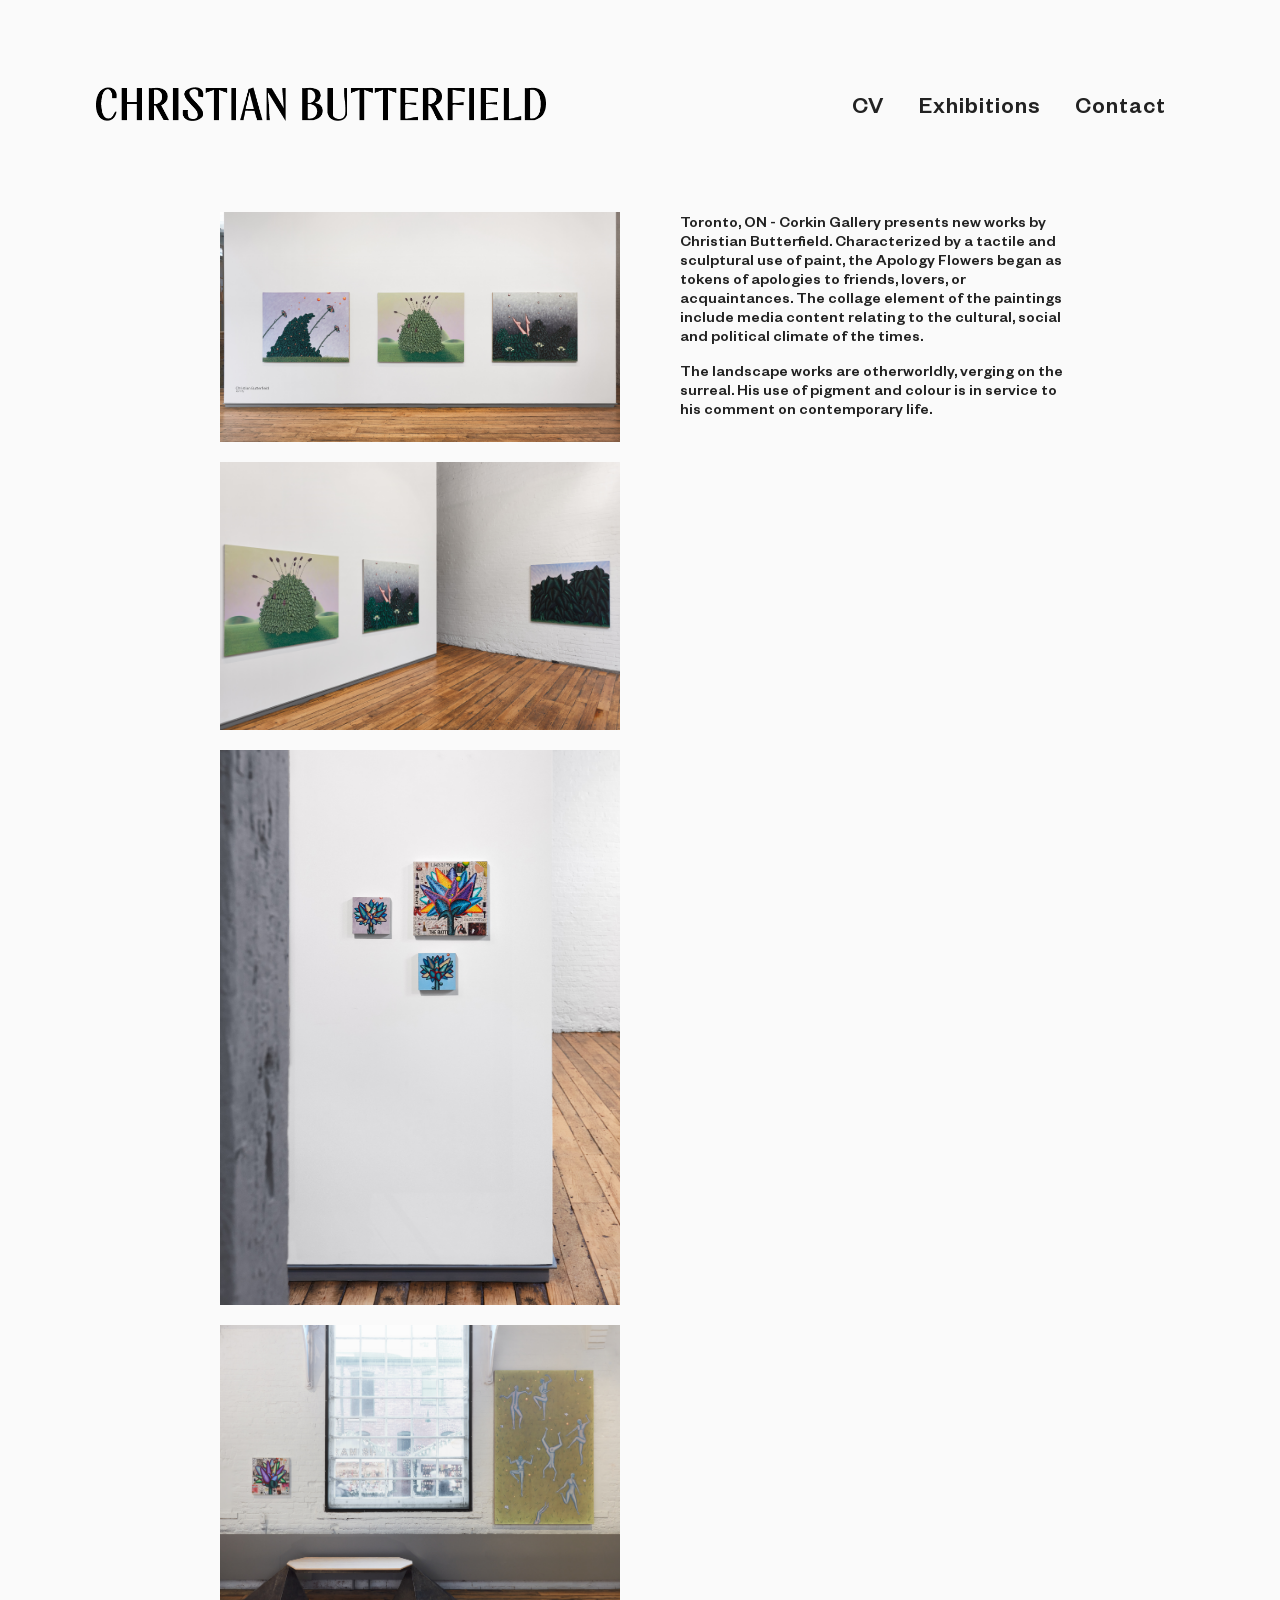
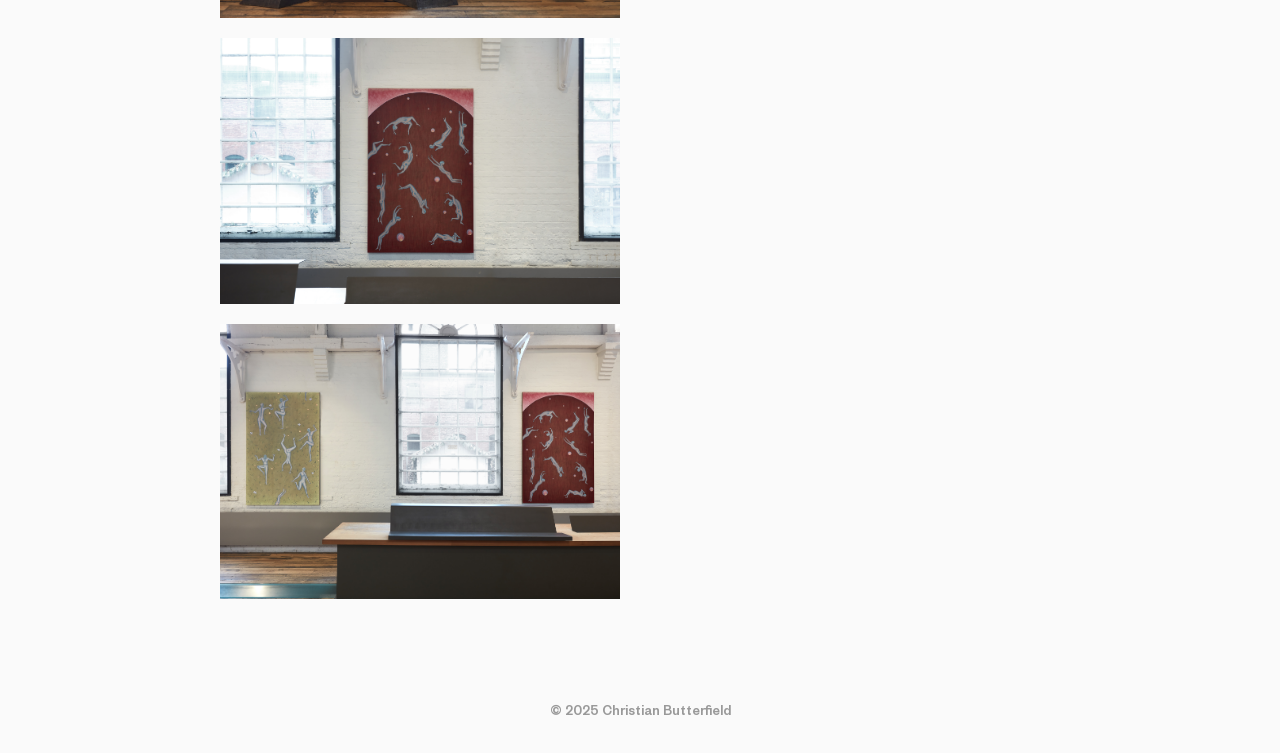
<file: apricity-2024.html>
<!DOCTYPE html>
<html lang="en">
<head>
  <meta charset="UTF-8">
  <meta name="viewport" content="width=device-width,initial-scale=1.0">
  <title>Apricity - 2024</title>
  <!-- Founders Grotesk font loaded locally -->
  <link rel="stylesheet" href="style.css">
</head>
<body>
  <header></header>
  <main>
    <section id="gallery" class="exhibition-layout">
      <div class="exhibition-gallery">
        <div class="gallery-item">
          <img src="images/Apricity-2024-01.jpg" alt="Apricity 2024 01" draggable="false">
        </div>
        <div class="gallery-item">
          <img src="images/Apricity-2024-02.jpg" alt="Apricity 2024 02" draggable="false">
        </div>
        <div class="gallery-item">
          <img src="images/Apricity-2024-06.jpg" alt="Apricity 2024 06" draggable="false">
        </div>
        <div class="gallery-item">
          <img src="images/Apricity-2024-05.jpg" alt="Apricity 2024 05" draggable="false">
        </div>
        <div class="gallery-item">
          <img src="images/Apricity-2024-03.jpg" alt="Apricity 2024 03" draggable="false">
        </div>
        <div class="gallery-item">
          <img src="images/Apricity-2024-04.jpg" alt="Apricity 2024 04" draggable="false">
        </div>
      </div>
      <div class="exhibition-text">
        <p>Toronto, ON - Corkin Gallery presents new works by Christian Butterfield. Characterized by a tactile and sculptural use of paint, the Apology Flowers began as tokens of apologies to friends, lovers, or acquaintances. The collage element of the paintings include media content relating to the cultural, social and political climate of the times.</p>
        <p>The landscape works are otherworldly, verging on the surreal. His use of pigment and colour is in service to his comment on contemporary life.</p>
      </div>
    </section>
  </main>
  <footer>
    <p>&copy; 2025 Christian Butterfield</p>
  </footer>
  <script src="header.js"></script>
  <script>
    document.addEventListener('contextmenu', function (event) {
      event.preventDefault();
    });
  </script>
</body>
</html>
</file>
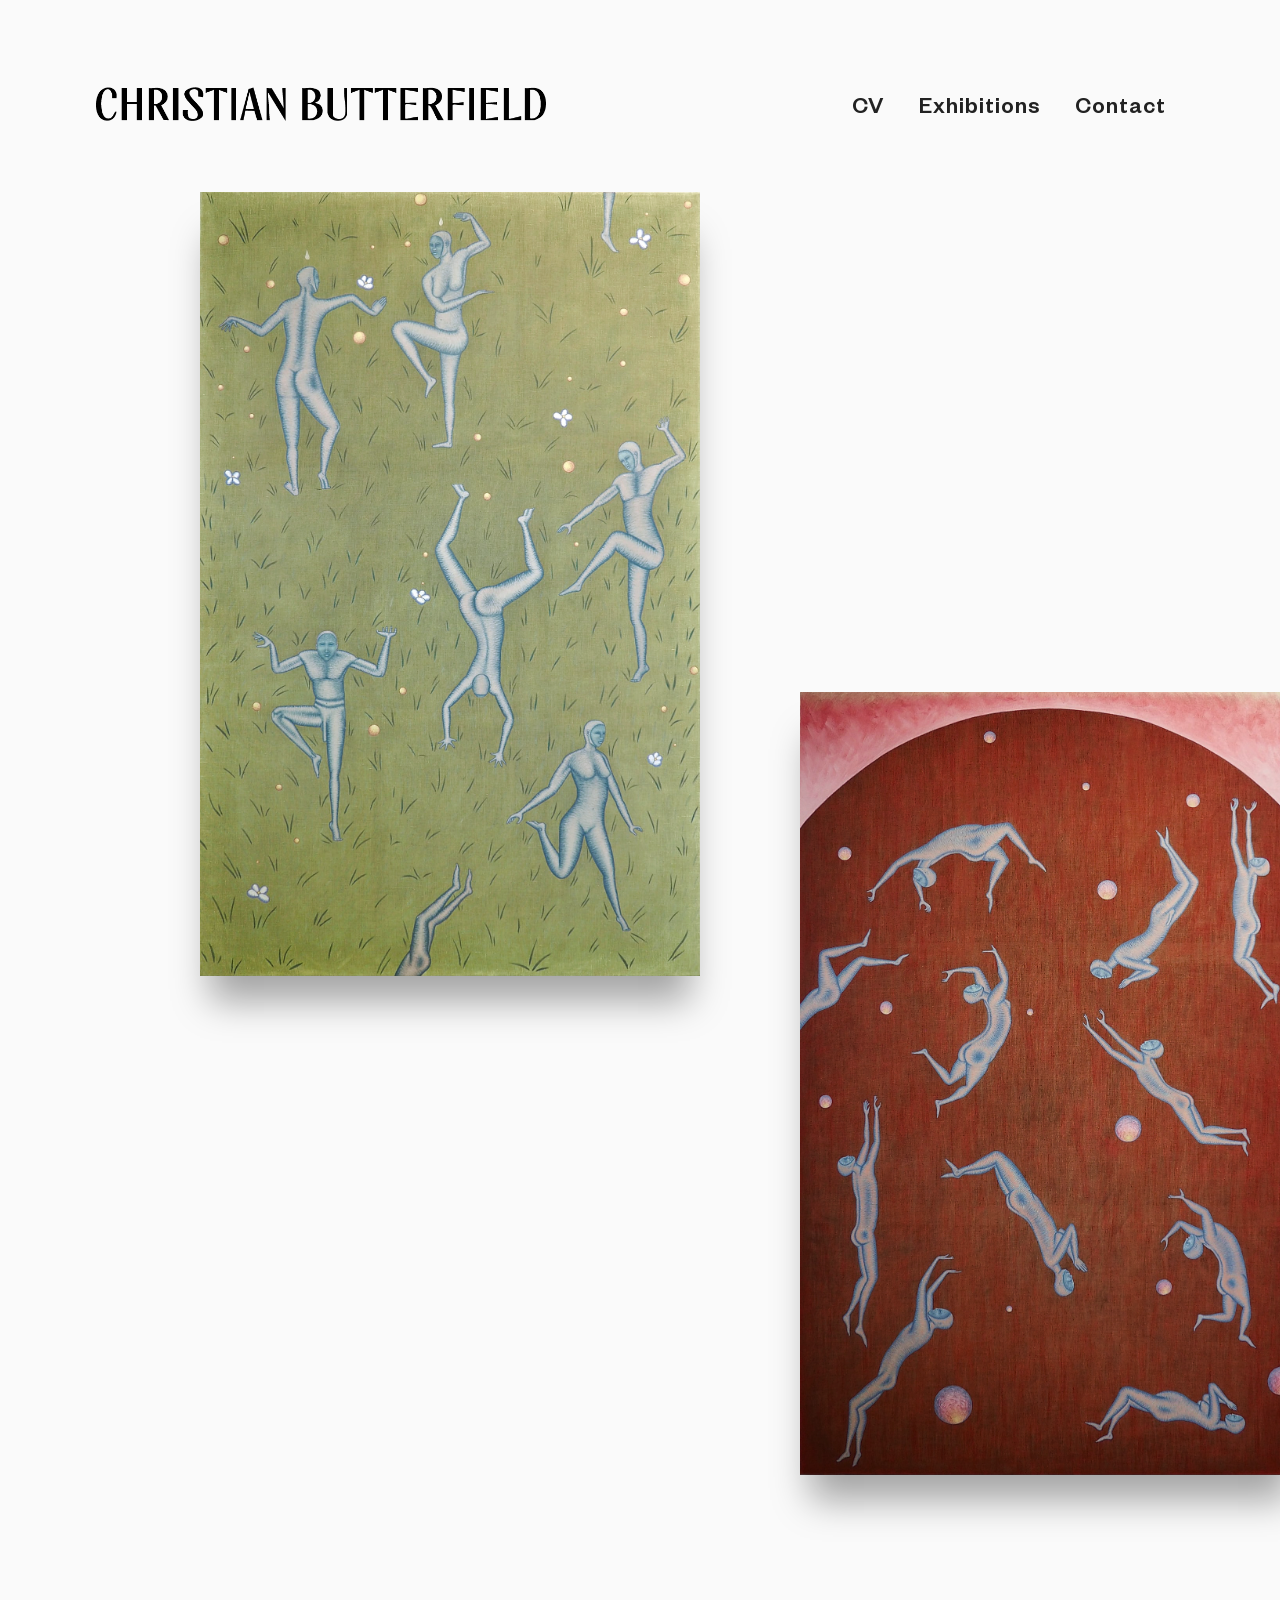
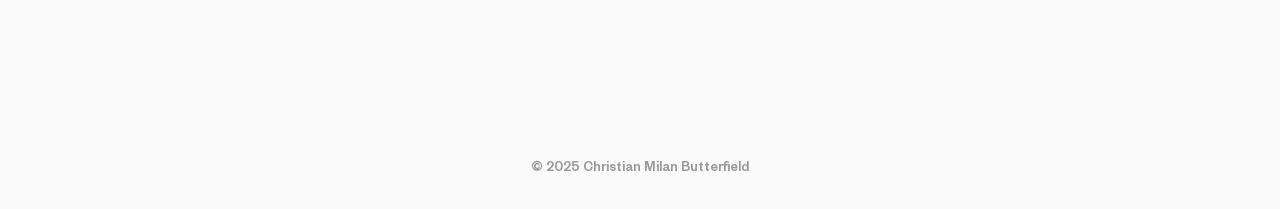
<file: apricity.html>
<!DOCTYPE html>
<html lang="en">
<head>
  <meta charset="UTF-8">
  <meta name="viewport" content="width=device-width,initial-scale=1.0">
  <title>2024 - Apricity - Christian Milan Butterfield</title>
  <!-- SofiaPro font loaded locally -->
  <link rel="stylesheet" href="style.css">
</head>
<body>
  <header></header>
  <main>
    <section id="gallery">
      <div class="freeform-gallery" id="freeform-gallery">
        <div class="gallery-item" data-left="0" data-top="0" data-caption="In The Garden (2024).png">
          <img src="images/In The Garden (2024).png" alt="In The Garden" draggable="false" style="width:500px; height:auto;">
          <span class="caption">In The Garden, 2024<br>00in x 00in</span>
        </div>
        <div class="gallery-item" data-left="600" data-top="500" data-caption="Lukewarm (2024).png">
          <img src="images/Lukewarm (2024).png" alt="Lukewarm" draggable="false" style="width:500px; height:auto;">
          <span class="caption">Lukewarm, 2024<br>00in x 00in</span>
        </div>
      </div>
    </section>
  </main>
  <footer>
    <p>&copy; 2025 Christian Milan Butterfield</p>
  </footer>
  <script src="header.js"></script>
  <script src="drag-images.js"></script>
  <script>
    document.addEventListener('contextmenu', function (event) {
      event.preventDefault();
    });
  </script>
</body>
</html>
</file>
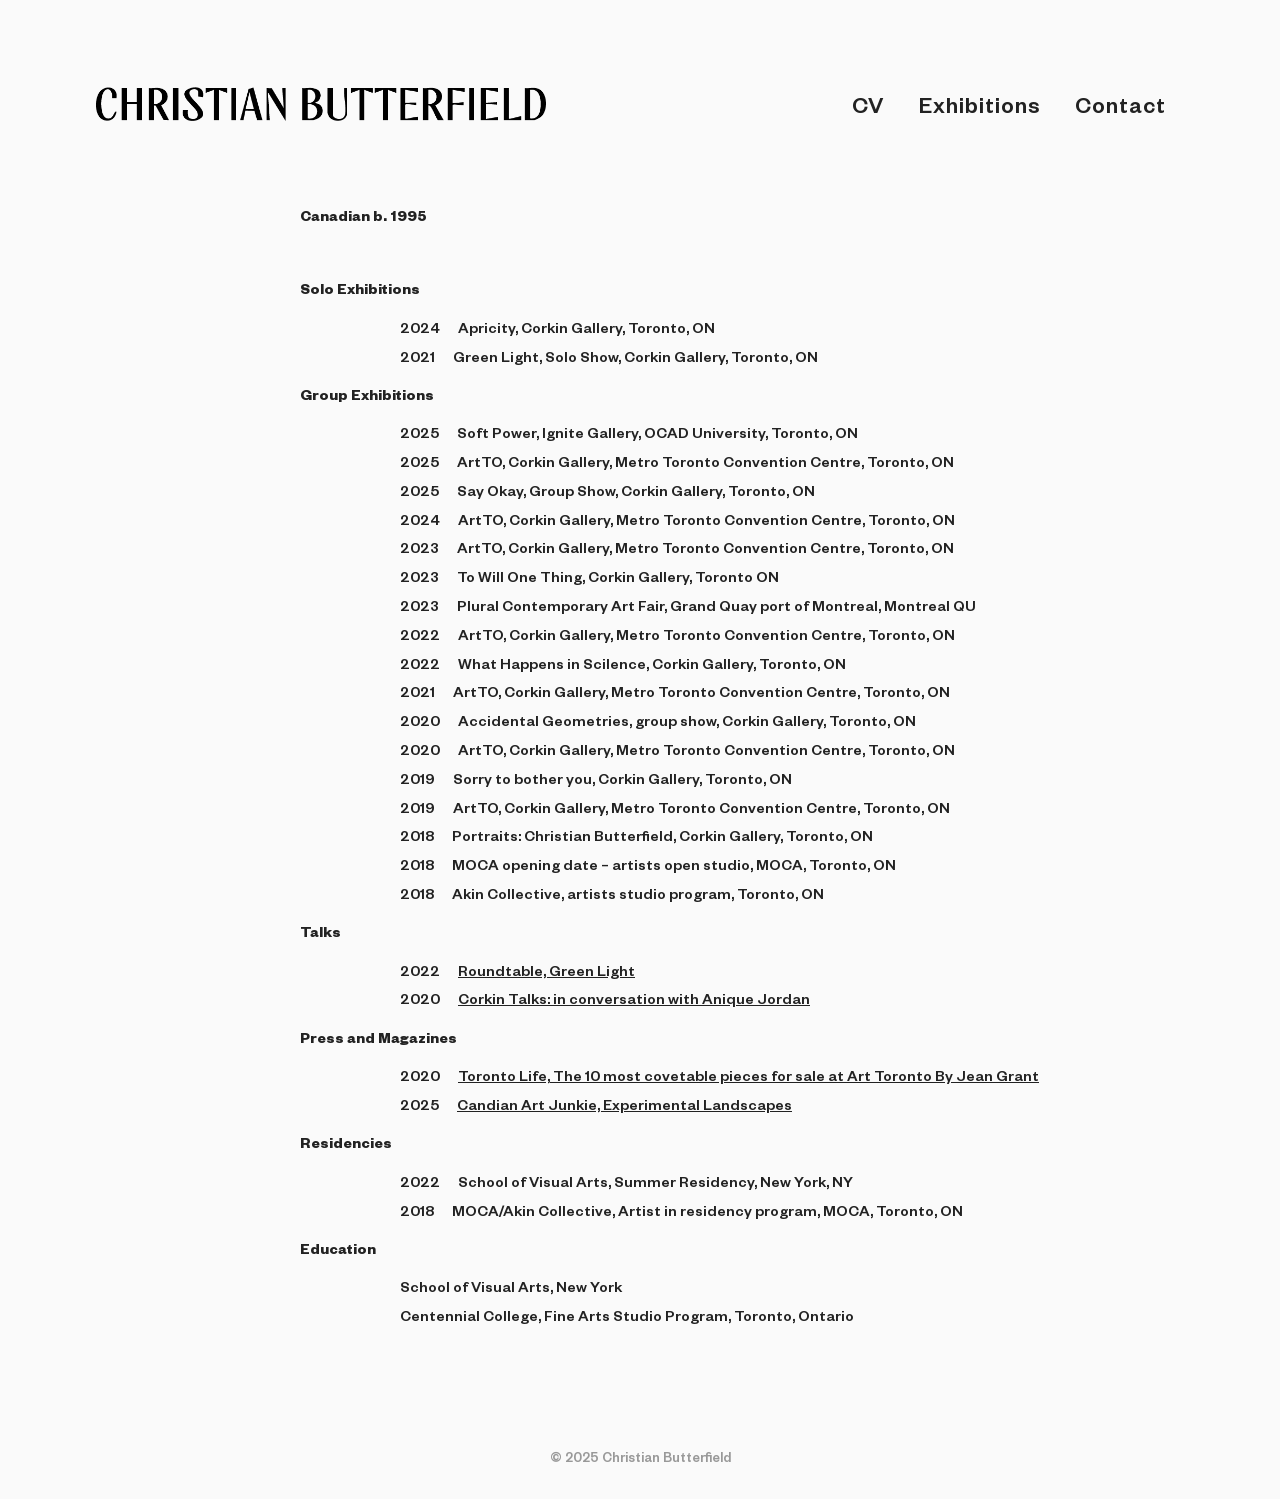
<file: cv.html>
<!DOCTYPE html>
<html lang="en">
<head>
  <meta charset="UTF-8">
  <meta name="viewport" content="width=device-width,initial-scale=1.0">
  <title>CV - Christian Butterfield</title>
  <!-- Founders Grotesk font loaded locally -->
  <link rel="stylesheet" href="style.css">
</head>
<body>
  <header></header>
  <main>
    <section id="cv" style="text-align: left;">
      <h3>Canadian b. 1995</h3>
      <br>
      <h3>Solo Exhibitions</h3>

      <ul>
        <li>2024 &nbsp;&nbsp;&nbsp;&nbsp; Apricity, Corkin Gallery, Toronto, ON</li>
        <li>2021 &nbsp;&nbsp;&nbsp;&nbsp; Green Light, Solo Show, Corkin Gallery, Toronto, ON</li>
      </ul>
      
      <h3>Group Exhibitions</h3>
      
      <ul>
        <li>2025 &nbsp;&nbsp;&nbsp;&nbsp; Soft Power, Ignite Gallery, OCAD University, Toronto, ON</li>
        <li>2025 &nbsp;&nbsp;&nbsp;&nbsp; ArtTO, Corkin Gallery, Metro Toronto Convention Centre, Toronto, ON</li>
        <li>2025 &nbsp;&nbsp;&nbsp;&nbsp; Say Okay, Group Show, Corkin Gallery, Toronto, ON</li>
        <li>2024 &nbsp;&nbsp;&nbsp;&nbsp; ArtTO, Corkin Gallery, Metro Toronto Convention Centre, Toronto, ON</li>
        <li>2023 &nbsp;&nbsp;&nbsp;&nbsp; ArtTO, Corkin Gallery, Metro Toronto Convention Centre, Toronto, ON</li>
        <li>2023 &nbsp;&nbsp;&nbsp;&nbsp; To Will One Thing, Corkin Gallery, Toronto ON</li>
        <li>2023 &nbsp;&nbsp;&nbsp;&nbsp; Plural Contemporary Art Fair, Grand Quay port of Montreal, Montreal QU</li>
        <li>2022 &nbsp;&nbsp;&nbsp;&nbsp; ArtTO, Corkin Gallery, Metro Toronto Convention Centre, Toronto, ON</li>
        <li>2022 &nbsp;&nbsp;&nbsp;&nbsp; What Happens in Scilence, Corkin Gallery, Toronto, ON</li>
        <li>2021 &nbsp;&nbsp;&nbsp;&nbsp; ArtTO, Corkin Gallery, Metro Toronto Convention Centre, Toronto, ON</li>
        <li>2020 &nbsp;&nbsp;&nbsp;&nbsp; Accidental Geometries, group show, Corkin Gallery, Toronto, ON</li>
        <li>2020 &nbsp;&nbsp;&nbsp;&nbsp; ArtTO, Corkin Gallery, Metro Toronto Convention Centre, Toronto, ON</li>
        <li>2019 &nbsp;&nbsp;&nbsp;&nbsp; Sorry to bother you, Corkin Gallery, Toronto, ON</li>
        <li>2019 &nbsp;&nbsp;&nbsp;&nbsp; ArtTO, Corkin Gallery, Metro Toronto Convention Centre, Toronto, ON</li>
        <li>2018 &nbsp;&nbsp;&nbsp;&nbsp; Portraits: Christian Butterfield, Corkin Gallery, Toronto, ON</li>
        <li>2018 &nbsp;&nbsp;&nbsp;&nbsp; MOCA opening date – artists open studio, MOCA, Toronto, ON</li>
        <li>2018 &nbsp;&nbsp;&nbsp;&nbsp; Akin Collective, artists studio program, Toronto, ON</li>
      </ul>

        <h3>Talks</h3>
        
        <ul>
          <li>2022 &nbsp;&nbsp;&nbsp;&nbsp; <a href="https://www.youtube.com/watch?v=VQDlqopu62I&t=1601s">Roundtable, Green Light</a></li>
          <li>2020 &nbsp;&nbsp;&nbsp;&nbsp; <a href="https://www.youtube.com/watch?reload=9&v=2uMJth8aNT0">Corkin Talks: in conversation with Anique Jordan</a></li>
        </ul>
        
        <h3>Press and Magazines</h3>
        
        <ul>
          <li>2020 &nbsp;&nbsp;&nbsp;&nbsp; <a href="https://torontolife.com/culture/the-10-most-covetable-pieces-for-sale-at-art-toronto/">Toronto Life, The 10 most covetable pieces for sale at Art Toronto By Jean Grant</a></li>
          <li>2025 &nbsp;&nbsp;&nbsp;&nbsp; <a href="https://canadianartjunkie.com/2025/06/06/christian-butterfield-experimental-">Candian Art Junkie, Experimental Landscapes</a></li>
        </ul>

      <h3>Residencies</h3>
      
      <ul>
        <li>2022 &nbsp;&nbsp;&nbsp;&nbsp; School of Visual Arts, Summer Residency, New York, NY</li>
        <li>2018 &nbsp;&nbsp;&nbsp;&nbsp; MOCA/Akin Collective, Artist in residency program, MOCA, Toronto, ON</li>
      </ul>
      

      <h3>Education</h3>
      
      <ul>
        <li> School of Visual Arts, New York</li>
        <li> Centennial College, Fine Arts Studio Program, Toronto, Ontario</li>
      </ul>
      
        <br>
    </section>
  </main>
  <footer>
    <p>&copy; 2025 Christian Butterfield</p>
  </footer>
  <script src="header.js"></script>
</body>
</html>
</file>
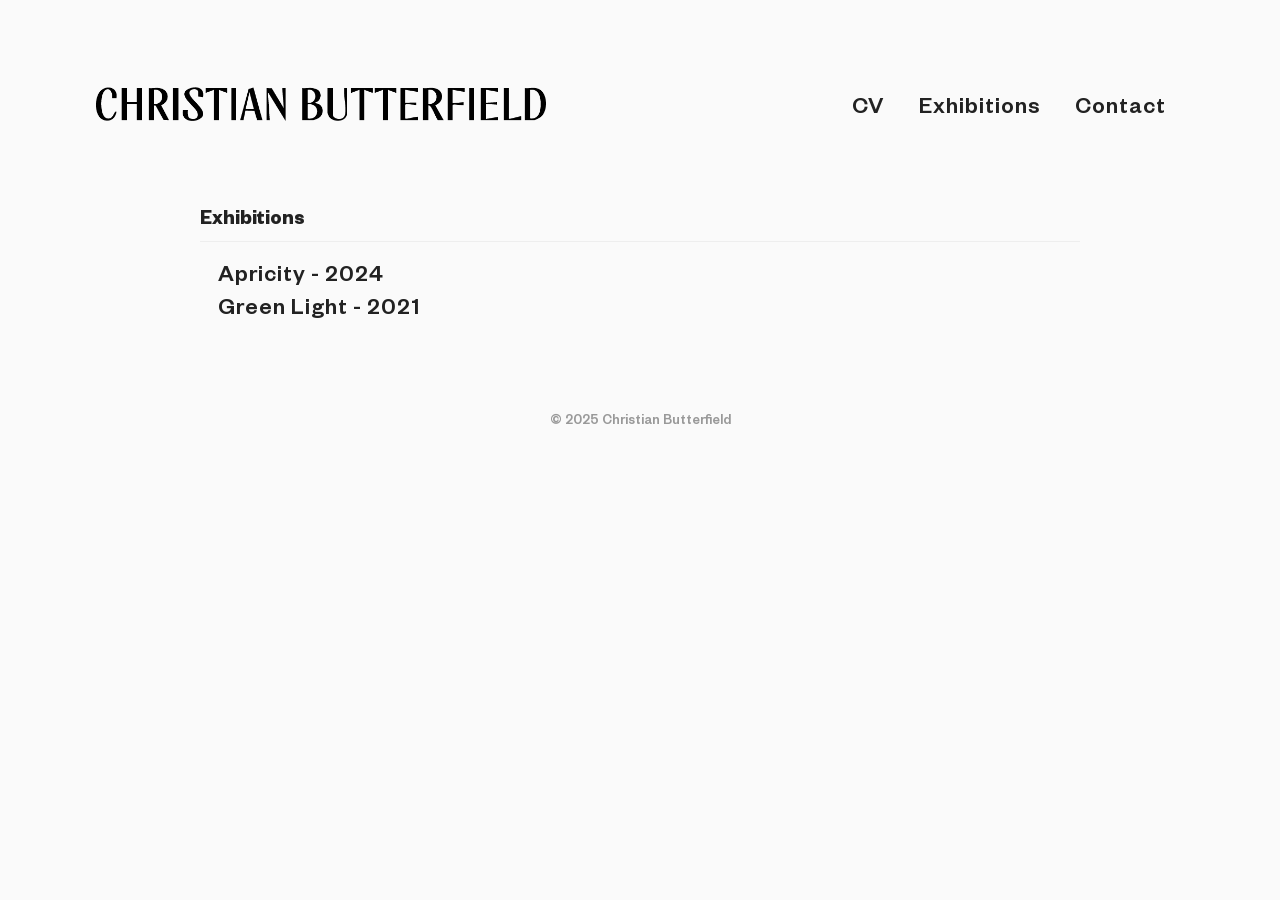
<file: exhibitions.html>
<!DOCTYPE html>
<html lang="en">
<head>
  <meta charset="UTF-8">
  <meta name="viewport" content="width=device-width,initial-scale=1.0">
  <title>Exhibitions - Christian Butterfield</title>
  <!-- Founders Grotesk font loaded locally -->
  <link rel="stylesheet" href="style.css">
</head>
<body>
  <header></header>
  <main>
    <section>
      <h2>Exhibitions</h2>
      <nav class="exhibition-nav">
        <div class="dropdown">
          <button class="dropbtn">Apricity - 2024</button>
          <div class="dropdown-content">
            <a href="#">Solo exhibition exploring warmth and light.</a>
            <a href="#">Corkin Gallery &mdash; November 2024</a>
          </div>
        </div>
        <div class="dropdown">
          <button class="dropbtn">Green Light - 2021</button>
          <div class="dropdown-content">
            <a href="#">Group show focused on renewal and growth.</a>
            <a href="#">Corkin Gallery &mdash; September 2021</a>
          </div>
        </div>
      </nav>
    </section>
  </main>
  <footer>
    <p>&copy; 2025 Christian Butterfield</p>
  </footer>
  <script src="header.js"></script>
</body>
</html>
</file>
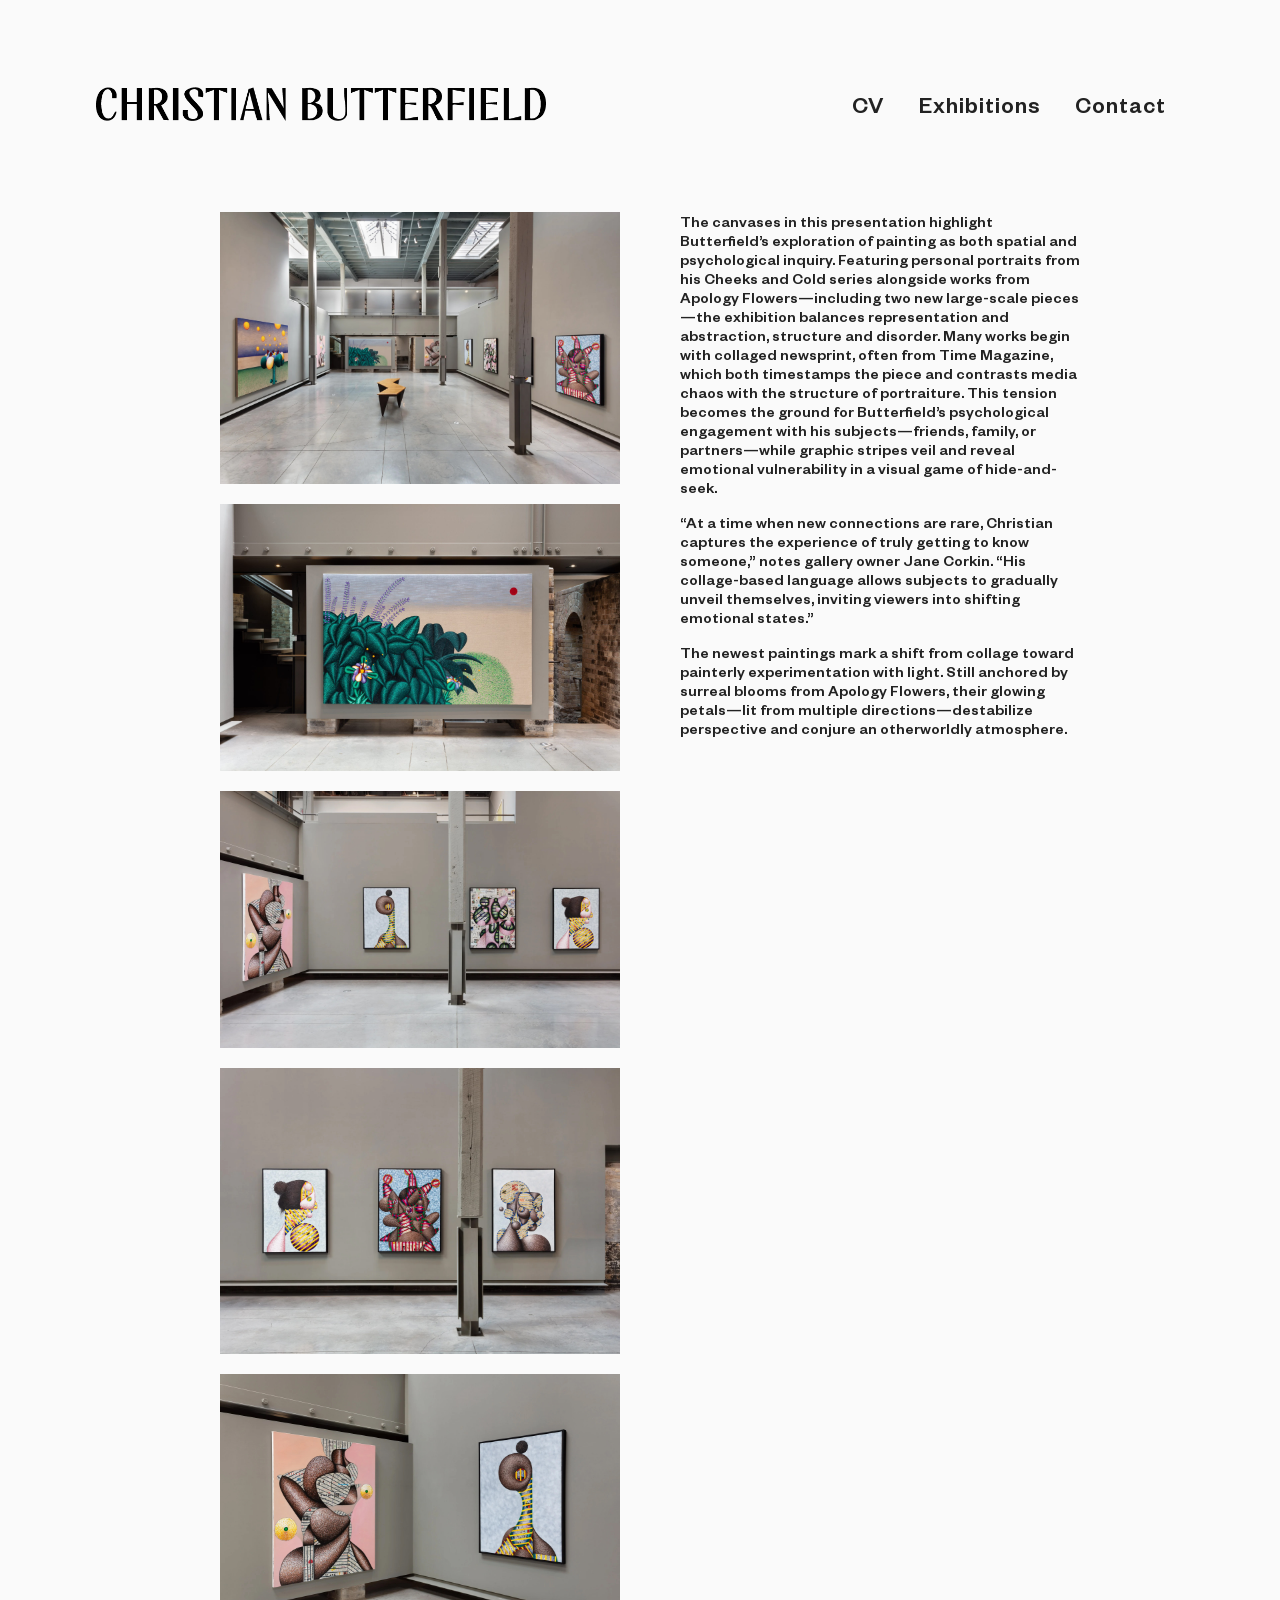
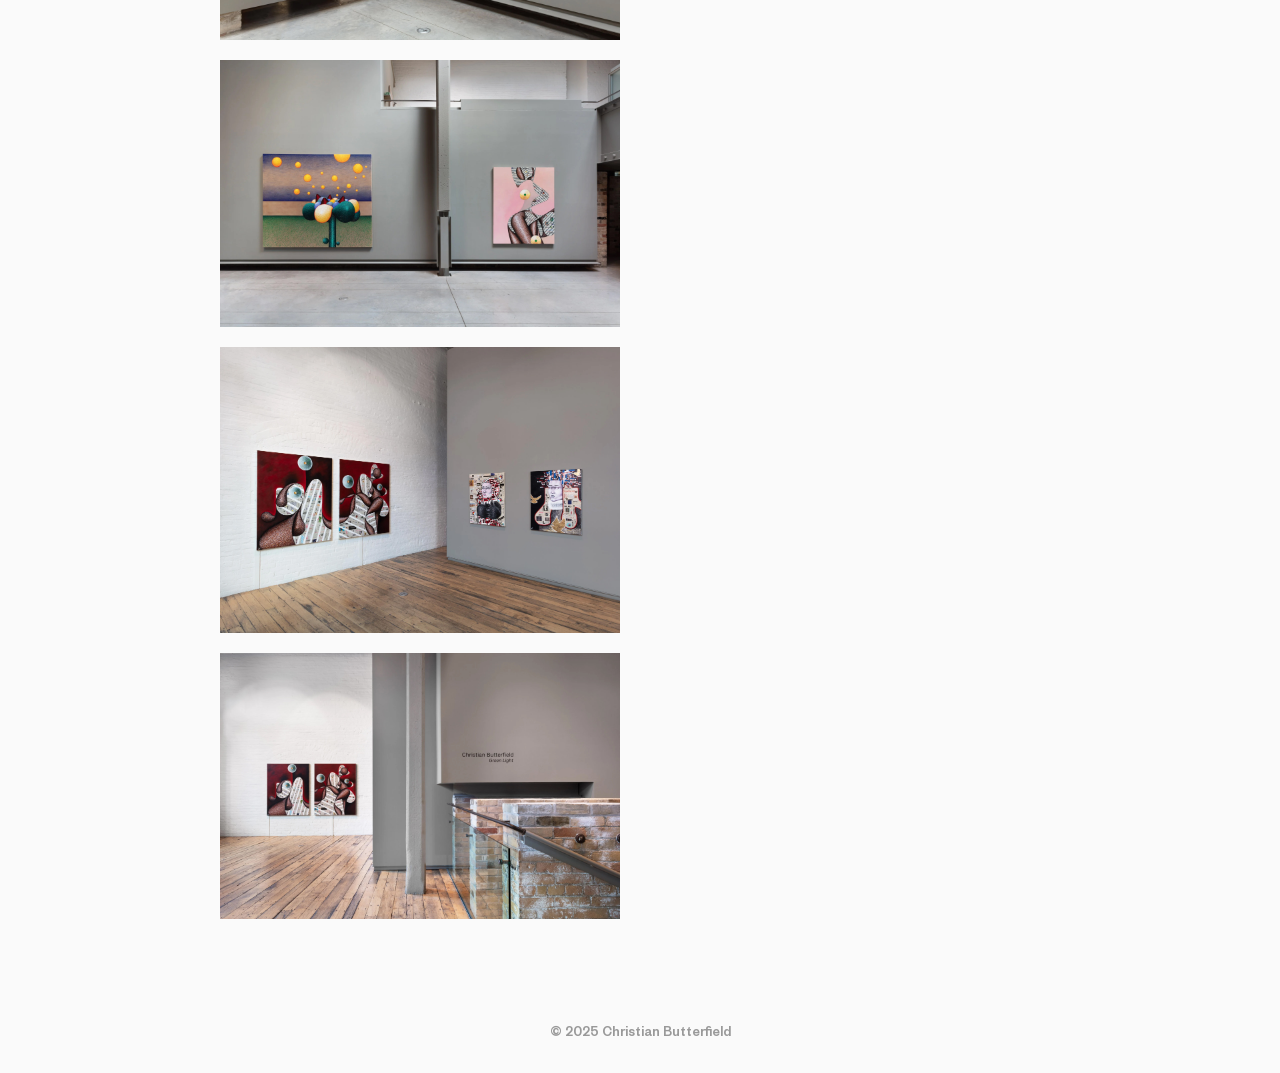
<file: green-light-2021.html>
<!DOCTYPE html>
<html lang="en">
<head>
  <meta charset="UTF-8">
  <meta name="viewport" content="width=device-width,initial-scale=1.0">
  <title>Green Light - 2021</title>
  <!-- Founders Grotesk font loaded locally -->
  <link rel="stylesheet" href="style.css">
</head>
<body>
  <header></header>
  <main>
    <section id="gallery" class="exhibition-layout">
      <div class="exhibition-gallery">
        <div class="gallery-item">
          <img src="images/Greenlight-2021-01.jpg" alt="Green Light 2021 01" draggable="false">
        </div>
        <div class="gallery-item">
          <img src="images/Greenlight-2021-02.jpg" alt="Green Light 2021 02" draggable="false">
        </div>
        <div class="gallery-item">
          <img src="images/Greenlight-2021-03.jpg" alt="Green Light 2021 03" draggable="false">
        </div>
        <div class="gallery-item">
          <img src="images/Greenlight-2021-04.jpg" alt="Green Light 2021 04" draggable="false">
        </div>
        <div class="gallery-item">
          <img src="images/Greenlight-2021-05.jpg" alt="Green Light 2021 05" draggable="false">
        </div>
        <div class="gallery-item">
          <img src="images/Greenlight-2021-06.jpg" alt="Green Light 2021 06" draggable="false">
        </div>
        <div class="gallery-item">
          <img src="images/Greenlight-2021-07.jpg" alt="Green Light 2021 07" draggable="false">
        </div>
        <div class="gallery-item">
          <img src="images/Greenlight-2021-08.jpg" alt="Green Light 2021 08" draggable="false">
        </div>
      </div>
      <div class="exhibition-text">
        <p>The canvases in this presentation highlight Butterfield’s exploration of painting as both spatial and psychological inquiry. Featuring personal portraits from his Cheeks and Cold series alongside works from Apology Flowers—including two new large-scale pieces—the exhibition balances representation and abstraction, structure and disorder. Many works begin with collaged newsprint, often from Time Magazine, which both timestamps the piece and contrasts media chaos with the structure of portraiture. This tension becomes the ground for Butterfield’s psychological engagement with his subjects—friends, family, or partners—while graphic stripes veil and reveal emotional vulnerability in a visual game of hide-and-seek.</p>
        <p>“At a time when new connections are rare, Christian captures the experience of truly getting to know someone,” notes gallery owner Jane Corkin. “His collage-based language allows subjects to gradually unveil themselves, inviting viewers into shifting emotional states.”</p>
        <p>The newest paintings mark a shift from collage toward painterly experimentation with light. Still anchored by surreal blooms from Apology Flowers, their glowing petals—lit from multiple directions—destabilize perspective and conjure an otherworldly atmosphere.</p></p>
      </div>
    </section>
  </main>
  <footer>
    <p>&copy; 2025 Christian Butterfield</p>
  </footer>
  <script src="header.js"></script>
  <script>
    document.addEventListener('contextmenu', function (event) {
      event.preventDefault();
    });
  </script>
</body>
</html>
</file>
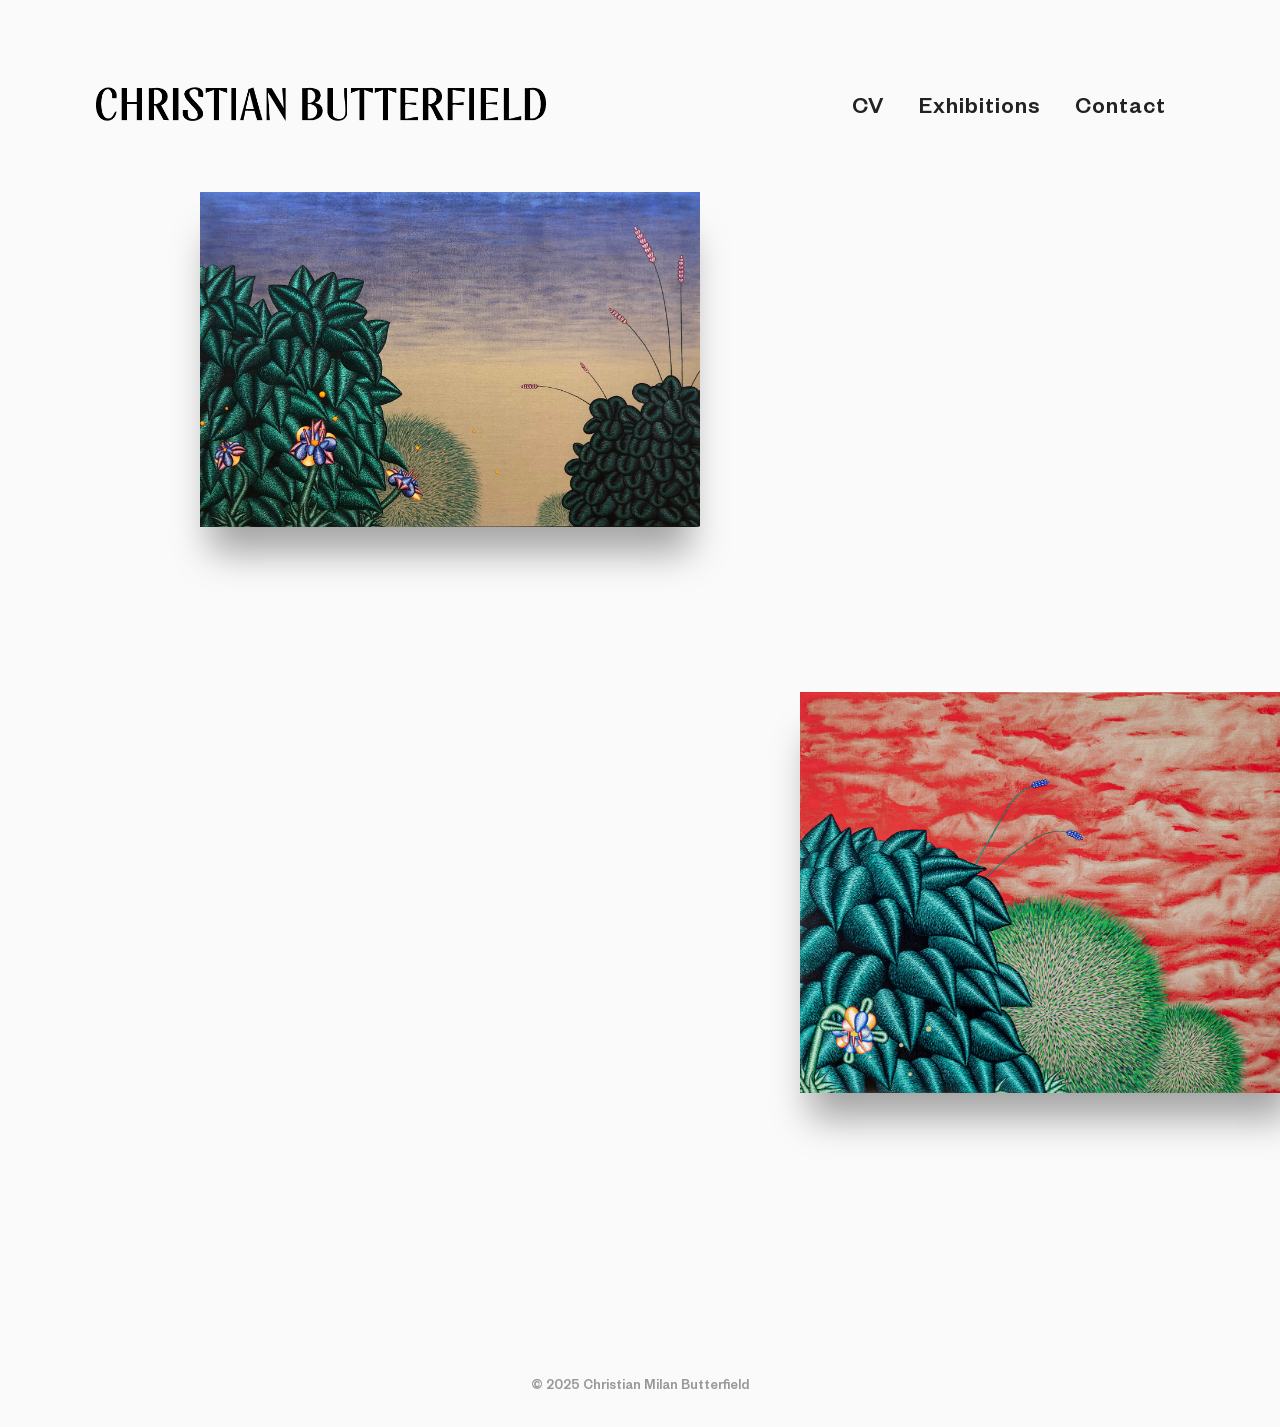
<file: green-light.html>
<!DOCTYPE html>
<html lang="en">
<head>
  <meta charset="UTF-8">
  <meta name="viewport" content="width=device-width,initial-scale=1.0">
  <title>2022 - Green Light - Christian Milan Butterfield</title>
  <!-- SofiaPro font loaded locally -->
  <link rel="stylesheet" href="style.css">
</head>
<body>
  <header></header>
  <main>
    <section id="gallery">
      <div class="freeform-gallery" id="freeform-gallery">
        <div class="gallery-item" data-left="0" data-top="0" data-caption="Landscape 2 (june 29 2022).png">
          <img src="images/Landscape 2 (june 29 2022).png" alt="Landscape 2" draggable="false" style="width:500px; height:auto;">
          <span class="caption">Landscape 2 (June 29, 2022), 2022<br>00in x 00in</span>
        </div>
        <div class="gallery-item" data-left="600" data-top="500" data-caption="Landscape 3 (august 10 2022).png">
          <img src="images/Landscape 3 (august 10 2022).png" alt="Landscape 3" draggable="false" style="width:500px; height:auto;">
          <span class="caption">Landscape 3 (August 10, 2022), 2022<br>00in x 00in</span>
        </div>
      </div>
    </section>
  </main>
  <footer>
    <p>&copy; 2025 Christian Milan Butterfield</p>
  </footer>
  <script src="header.js"></script>
  <script src="drag-images.js"></script>
  <script>
    document.addEventListener('contextmenu', function (event) {
      event.preventDefault();
    });
  </script>
</body>
</html>
</file>
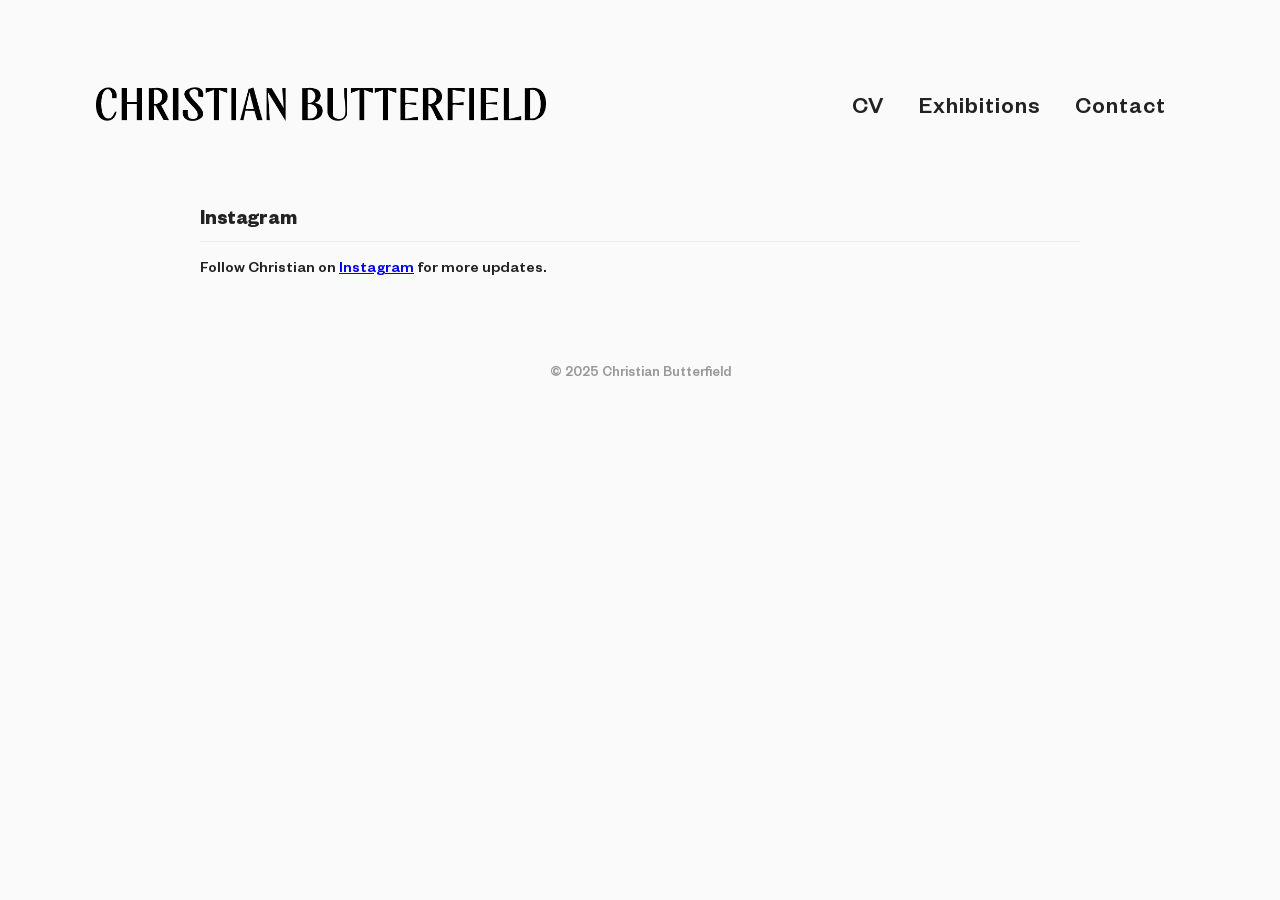
<file: instagram.html>
<!DOCTYPE html>
<html lang="en">
<head>
  <meta charset="UTF-8">
  <meta name="viewport" content="width=device-width,initial-scale=1.0">
  <title>Instagram - Christian Butterfield</title>
  <!-- Founders Grotesk font loaded locally -->
  <link rel="stylesheet" href="style.css">
</head>
<body>
  <header></header>
  <main>
    <section>
      <h2>Instagram</h2>
      <p>Follow Christian on <a href="https://instagram.com" target="_blank" rel="noopener">Instagram</a> for more updates.</p>
    </section>
  </main>
  <footer>
    <p>&copy; 2025 Christian Butterfield</p>
  </footer>
  <script src="header.js"></script>
</body>
</html>
</file>
<file: style.css>
@font-face {
  font-family: 'Founders Grotesk';
  src: url('FoundersGrotesk-Medium.woff2') format('woff2');
  font-weight: 400;
  font-weight: normal;
  font-style: normal;
  font-display: swap;
}

@font-face {
  font-family: 'Founders Grotesk';
  src: url('FoundersGrotesk-Semibold.woff2') format('woff2');
  font-weight: 600;
  font-style: normal;
  font-display: swap;
}

@font-face {
  font-family: 'Founders Grotesk';
  src: url('FoundersGrotesk-Bold.woff2') format('woff2');
  font-weight: 700;
  font-style: normal;
  font-display: swap;
}

* {
  box-sizing: border-box;
}

body {
  font-family: 'Founders Grotesk', sans-serif;
  margin: 0;
  padding: 0 200px;
  background: #fafafa;
  color: #222;
}

img {
  -webkit-touch-callout: none;
  -webkit-user-select: none;
  user-select: none;
}

/*
  Desktop layout uses a drop shadow on the gallery-item container.
  On mobile the caption becomes part of that container, so the shadow
  is moved to the <img> element to avoid a box around the caption.
*/

header {
  position: fixed;
  top: 55px;
  left: 0;
  right: 0;
  background: transparent;
  z-index: 1000;
  box-shadow: none;
  padding: 0 80px;
  width: 100%;
  pointer-events: auto;
 transition: transform 0.3s ease, opacity 0.3s ease;
}


.logo-container {
   transition: filter 0.5s ease, opacity 0.5s ease;
   max-width: 450px;
   overflow: hidden;
 }

 .logo-container.blurred {
   filter: blur(2px);
   opacity: 0.9;
 }

.header-content {
  display: flex;
  flex-direction: row;
  justify-content: flex-start;
  align-items: center;
  padding: 2rem 1rem 1rem 1rem;
  max-width: 1400px;
  margin: 0 auto;
  text-align: left;
}

/* Title uses Founders Grotesk */
header h1 {
  font-family: 'Founders Grotesk', sans-serif;
  font-size: 2rem;
  letter-spacing: 2px;
  margin: 0;
  font-style: normal;
    line-height: 1;
}

header h1 a {
  color: inherit;
  text-decoration: none;
}

header .logo {
  max-width: 450px;
  height: auto;
}

header nav {
  display: flex;
  align-items: center;
  margin-left: auto;
  margin-top: 0;
  transition: filter 0.5s ease, opacity 0.5s ease;
}

header nav.blurred {
  filter: blur(2px);
  opacity: 0.9;
}

/* Tagline uses Founders Grotesk italic */
.tagline {
  color: #888;
  font-size: 1rem;
  margin-top: 0.5rem;
  font-family: 'Founders Grotesk', sans-serif;
  font-style: italic;
}

nav button {
  background: none;
  border: none;
  outline: none;
  color: #222;
  padding: 0.3rem 0.6rem;
  margin: 0 0.5rem;
  font-family: 'Founders Grotesk', sans-serif;
  font-size: 1.5rem;
  font-weight: 400;
  line-height: 1;
  letter-spacing: 1px;
  cursor: pointer;
  transition: color 0.15s;
}
nav button:not(.dropbtn):hover {
  color: #e3e3e3;
}
nav .dropdown {
  position: relative;
}

nav .dropdown-content {
  display: none;
  position: absolute;
  top: 100%;
  left: 0;
  background: transparent;
  border: 0px solid #ececec;
  box-shadow: none;
  padding: 0.3rem 0;
  width: max-content;
  z-index: 1000;
}

nav .dropdown-content a {
  display: block;
  padding: 0.3rem 0.6rem;
  color: #222;
  text-decoration: none;
  font-family: 'Founders Grotesk', sans-serif;
  font-size: 1rem;
  font-weight: 400;
  letter-spacing: 1px;
  white-space: nowrap;
}

nav .dropdown-content a:hover {
  color: #e3e3e3;
}

nav .dropdown:hover .dropdown-content {
  display: block;
}

main {
  max-width: 1600px;
  margin: 2rem auto;
  padding: 160px 0 0 0;
}

section {
  margin-bottom: 2.5rem;
}

h2 {
  font-size: 1.3rem;
  border-bottom: 1px solid #eee;
  padding-bottom: 0.4rem;
  margin-bottom: 1.2rem;
}

h3 {
  font-weight: 700;
}

/* Freeform Gallery Styling */
.freeform-gallery {
  position: relative;
  min-height: 6100px;
  width: 100%;
  margin: 0 auto;
  padding: 0;
}

/* Exhibition pages layout */
.exhibition-layout {
  display: flex;
  align-items: flex-start;
  gap: 40px;
}

.exhibition-text {
  max-width: 400px;
  position: fixed;
  top: 200px;
  right: 200px;
}

/* Exhibition pages use a single-column image gallery */
.exhibition-gallery {
  display: grid;
  grid-template-columns: 1fr;
  gap: 20px;
  padding: 20px;
  max-width: 1000px;
  margin: 0;
  justify-content: start;
  margin-right: calc(400px + 40px);
}

.exhibition-gallery .gallery-item {
  position: static;
  margin: 0;
  background: none;
  box-shadow: none;
  cursor: grab;
}

.exhibition-gallery .gallery-item img {
  width: 100% !important;
  height: auto;
  display: block;
  box-shadow: none;
  background: none;
}

.gallery-item {
  position: absolute;
  background: #eaeaea;
  object-fit: cover;
  height: auto;
  /* Bottom only drop shadow */
  box-shadow: 0 35px 35px -10px rgba(0, 0, 0, 0.35);
  transition: box-shadow 0.2s;
  background-clip: padding-box;
  border: none;
  cursor: grab;
  user-select: none;
}

/*
  Ensure the image fills the container without leaving a gap at the
  bottom so the drop shadow sits flush against the artwork.
*/
.gallery-item img {
  display: block;
}


.gallery-item .caption {
  position: absolute;
  left: 0;
  top: 100%;
  margin-top: 36px;
  padding: 2px 4px;
  width: 100%;
  font-size: 0.8rem;
  line-height: 1;
  font-family: 'Founders Grotesk', sans-serif;
  color: #7f7f7f;
  text-align: left;
  background: transparent;
  pointer-events: none;
  opacity: 0;
  transform: translateY(-10px);
  transition: transform 0.2s ease-out, opacity 0.2s ease-out;
  display: block;
  font-style: italic;
}

.gallery-item .caption::first-line {
  font-weight: 400;
}

.gallery-item:hover .caption {
  opacity: 1;
  transform: translateY(0);
  text-align: left;
  color: #7f7f7f;
}

.gallery-item:active {
  cursor: grab;
}



@media (max-width: 900px) {
  body {
    padding: 0 1rem;
  }
  header {
    padding: 0 1rem;
  }
  header h1 {
    font-size: 1.5rem;
  }
  .logo-container {
    width: 100%;
    max-width: none;
  }
  header .logo {
    width: 100%;
    max-width: none;
  }
  .header-content {
    flex-direction: column;
    align-items: center;
  }
  header nav {
    margin-left: 0;
    margin-top: 0.5rem;
  }
  .freeform-gallery {
    min-height: 15000px;
  }
  .exhibition-layout {
    flex-direction: column;
  }
  .exhibition-text {
    margin-left: 0;
    margin-top: 20px;
    max-width: 100%;
    position: static;
    top: auto;
    right: auto;
  }
      .exhibition-gallery {
      grid-template-columns: 1fr;
      gap: 10px;
      padding: 20px;
      margin-right: 0;
    }
    .gallery-item {
      position: static !important;
      display: block;
      margin: 1rem 0;
      width: 100% !important;
      height: auto !important;
      max-width: none;
      max-height: none;
      cursor: grab;
      box-shadow: none;
      border: none;
      background: transparent;
    }
    .exhibition-gallery .gallery-item {
      margin: 1rem 0;
    }
    .gallery-item img {
      width: 100% !important;
      height: auto !important;
      display: block;
      box-shadow: 0 20px 20px -10px rgba(0, 0, 0, 0.15);
      border: none;
      background: #eaeaea;
      background-clip: padding-box;
    }
    .gallery-item .caption {
      position: static;
      margin-top: 0.5rem;
      margin-bottom: 1rem;
      opacity: 1;
      transform: none;
      pointer-events: auto;
      color: #777;
    }
    main {
      padding: 160px 1rem 0 1rem;
    }
  }

@media (max-width: 600px) {
    body {
    padding: 0 0.5rem;
  }
  header {
    padding: 0 0.5rem;
  }
  header h1 {
    font-size: 1.2rem;
  }
  .logo-container {
    width: 100%;
    max-width: none;
  }
  header .logo {
    width: 100%;
    max-width: none;
  }
  .header-content {
    flex-direction: column;
    align-items: center;
  }
  header nav {
    margin-left: 0;
    margin-top: 0.5rem;
  }
  .freeform-gallery {
    min-height: 4600px;
    padding: 2rem 0;
  }
  .exhibition-layout {
    flex-direction: column;
  }
  .exhibition-text {
    margin-left: 0;
    margin-top: 20px;
    max-width: 100%;
    position: static;
    top: auto;
    right: auto;
  }
    .exhibition-gallery {
      grid-template-columns: 1fr;
      gap: 10px;
      padding: 20px;
      margin-right: 0;
    }
    .gallery-item {
      position: static !important;
      display: block;
      margin: 1rem 0;
      width: 100% !important;
      height: auto !important;
      max-width: none;
      max-height: none;
      cursor: grab;
      box-shadow: none;
      border: none;
      background: transparent;
    }
    .exhibition-gallery .gallery-item {
      margin: 1rem 0;
    }
    .gallery-item img {
      width: 100% !important;
      height: auto !important;
      display: block;
      box-shadow: 0 20px 20px -10px rgba(0, 0, 0, 0.15);
      border: none;
      background: #eaeaea;
      background-clip: padding-box;
    }
    .gallery-item .caption {
      position: static;
      margin-top: 0.5rem;
      margin-bottom: 1rem;
      opacity: 1;
      transform: none;
      pointer-events: auto;
      color: #7f7f7f;
    }
    main {
      padding: 130px 0.5rem 0 0.5rem;
    }
  }

footer {
  text-align: center;
  color: #999;
  font-size: 0.9rem;
  padding: 2rem 0 1rem 0;
}

/* CV page layout */
#cv {
  padding-left: 100px;
}

#cv h2,
#cv p,
#cv li,
#cv a {
  font-family: 'Founders Grotesk', sans-serif;
  font-size: 1rem;
  font-weight: 400;
  line-height: 1.4;
}

#cv h3 {
  font-family: 'Founders Grotesk', sans-serif;
  font-size: 1rem;
  font-weight: 700;
  line-height: 1.4;
}

#cv ul {
  list-style-type: none;
  padding-left: 100px;
  margin: 0 0 1rem 0;
}

#cv li {
  margin-bottom: 0.4rem;
}

#cv a,
#cv a:visited {
  color: #222;
}

@media (max-width: 600px) {
  #cv,
  #cv ul {
    padding-left: 0;
  }
}

/* Full-screen image overlay */
.lightbox {
  position: fixed;
  top: 0;
  left: 0;
  width: 100vw;
  height: 100vh;
  background: rgba(255, 255, 255, 0.8);
  display: flex;
  justify-content: center;
  align-items: center;
  z-index: 2000;
}

.lightbox img {
  max-width: 90%;
  max-height: 90%;
}

.lightbox.hidden {
  display: none;
}
</file>
